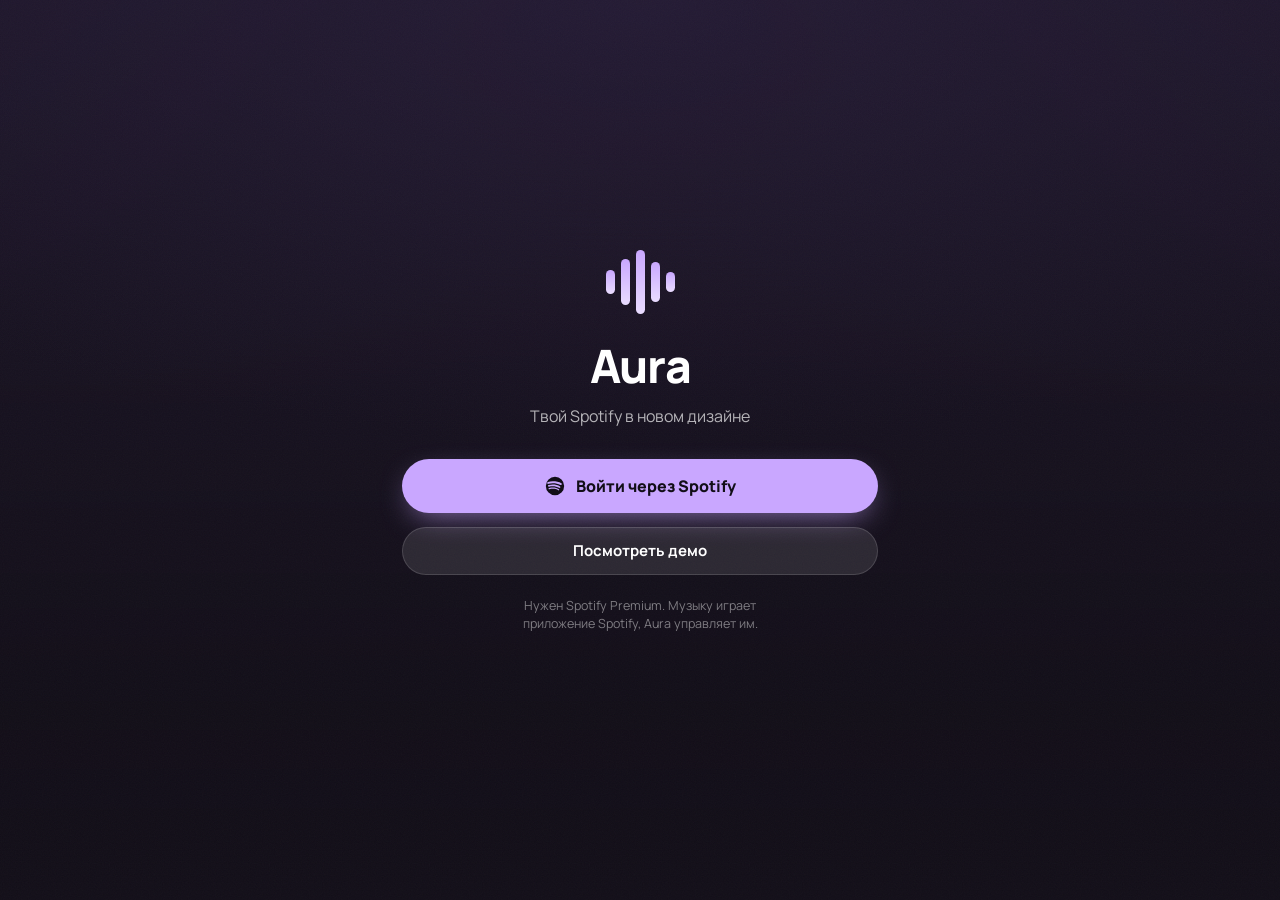
<file: index.html>
<!doctype html>
<html lang="ru">
<head>
  <meta charset="utf-8">
  <meta name="viewport" content="width=device-width, initial-scale=1, viewport-fit=cover">
  <meta name="theme-color" content="#16121c" id="themeColor">
  <meta name="description" content="Свой плеер для Spotify с фоном под цвет обложки">
  <title>Aura Player</title>
  <link rel="manifest" href="manifest.webmanifest">
  <link rel="icon" href="icons/icon-192.png" type="image/png">
  <link rel="apple-touch-icon" href="icons/icon-192.png">
  <link rel="preconnect" href="https://fonts.googleapis.com">
  <link rel="preconnect" href="https://fonts.gstatic.com" crossorigin>
  <link rel="stylesheet" href="https://fonts.googleapis.com/css2?family=Manrope:wght@400;500;600;700;800&display=swap">
  <link rel="stylesheet" href="style.css?v=43">
</head>
<body>
  <!-- Фон: размытая обложка + градиент из её цветов -->
  <!-- Преломление для темы «Стекло»: слегка «гнёт» то, что видно сквозь стекло -->
  <svg width="0" height="0" style="position:absolute" aria-hidden="true">
    <filter id="lg-refract" x="-10%" y="-10%" width="120%" height="120%" color-interpolation-filters="sRGB">
      <feTurbulence type="fractalNoise" baseFrequency="0.012 0.018" numOctaves="2" seed="7" result="noise" />
      <feGaussianBlur in="noise" stdDeviation="2" result="soft" />
      <feDisplacementMap in="SourceGraphic" in2="soft" scale="22" xChannelSelector="R" yChannelSelector="G" />
    </filter>
  </svg>
  <div id="bg" aria-hidden="true">
    <div class="bg-layer" id="bgA"></div>
    <div class="bg-layer" id="bgB"></div>
    <div class="bg-tint"></div>
    <div class="bg-grain"></div>
  </div>

  <!-- Экран входа -->
  <section id="login" class="screen login" hidden>
    <div class="login-inner">
      <div class="logo" aria-hidden="true">
        <span></span><span></span><span></span><span></span><span></span>
      </div>
      <h1>Aura</h1>
      <p class="lead">Твой Spotify в новом дизайне</p>

      <div id="clientIdBox" class="field-box" hidden>
        <label for="clientIdInput">Client ID из Spotify Dashboard</label>
        <input id="clientIdInput" type="text" inputmode="text" autocomplete="off" spellcheck="false" placeholder="например 3f9a…c21">
        <p class="hint">Redirect URI для настроек приложения в Spotify:</p>
        <button class="copy-line" id="redirectCopy" type="button">
          <code id="redirectUri"></code>
          <span data-icon="copy"></span>
        </button>
      </div>

      <button id="btnLogin" class="btn-primary" type="button">
        <span data-icon="spotify"></span> Войти через Spotify
      </button>
      <button id="btnDemo" class="btn-ghost" type="button">Посмотреть демо</button>
      <button id="btnInstallLogin" class="btn-ghost" type="button" hidden>
        <span data-icon="download"></span> Установить приложение
      </button>
      <p class="fine">Нужен Spotify Premium. Музыку играет приложение Spotify, Aura управляет им.</p>
    </div>
  </section>

  <!-- Главный экран (как в Spotify): главная, поиск, медиатека; плеер свёрнут в мини-полоску -->
  <main id="hub" class="hub" hidden>
    <header class="hub-head">
      <button class="icon-btn small" id="hubBack" type="button" aria-label="Назад" data-icon="back" hidden></button>
      <h1 id="hubTitle"></h1>
      <button class="icon-btn small" id="hubVoice" type="button" aria-label="Голосом" data-icon="mic"></button>
      <button class="icon-btn small" id="hubMenu" type="button" aria-label="Настройки" data-icon="more"></button>
    </header>
    <div id="hubBody" class="hub-body"></div>
  </main>

  <div id="dock" class="dock" hidden>
    <div id="mini" class="mini" role="button" tabindex="0" aria-label="Открыть плеер">
      <div class="mini-left">
        <img id="miniCover" alt="">
        <div class="mini-text">
          <div id="miniTitle" class="mini-title">Ничего не играет</div>
          <div id="miniSub" class="mini-sub"></div>
        </div>
        <button class="icon-btn small desk" id="dLike" type="button" aria-label="Нравится" data-icon="heart"></button>
      </div>
      <!-- На компьютере: полноценный плеер внизу, как в Spotify -->
      <div class="mini-center">
        <div class="mini-ctrls">
          <button class="icon-btn small desk" id="dShuffle" type="button" aria-label="Перемешать" data-icon="shuffle"></button>
          <button class="icon-btn small desk" id="dPrev" type="button" aria-label="Назад" data-icon="prev"></button>
          <button class="icon-btn" id="miniPlay" type="button" aria-label="Играть" data-icon="play"></button>
          <button class="icon-btn small desk" id="dNext" type="button" aria-label="Вперёд" data-icon="next"></button>
          <button class="icon-btn small desk" id="dRepeat" type="button" aria-label="Повтор" data-icon="repeat"></button>
        </div>
        <div class="mini-seek desk">
          <span id="dCur">0:00</span>
          <input type="range" id="dSeek" min="0" max="1000" value="0" aria-label="Перемотка">
          <span id="dDur">0:00</span>
        </div>
      </div>
      <div class="mini-right">
        <button class="icon-btn small desk" id="dLyrics" type="button" aria-label="Текст песни" data-icon="lyrics"></button>
        <button class="icon-btn small desk" id="dQueue" type="button" aria-label="Очередь" data-icon="queue"></button>
        <button class="icon-btn small" id="miniDevice" type="button" aria-label="Где играть" data-icon="speaker"></button>
        <span class="desk mini-vol"><span data-icon="volume"></span><input type="range" id="dVol" min="0" max="100" value="70" aria-label="Громкость"></span>
        <button class="icon-btn small desk" id="dExpand" type="button" aria-label="Развернуть" data-icon="expand"></button>
      </div>
      <div class="mini-progress"><i id="miniBar"></i></div>
    </div>
    <nav class="tabbar">
      <button type="button" data-tab="home" class="active"><span data-icon="home"></span>Главная</button>
      <button type="button" data-tab="search"><span data-icon="search"></span>Поиск</button>
      <button type="button" data-tab="library"><span data-icon="library"></span>Медиатека</button>
    </nav>
  </div>

  <!-- На компьютере: медиатека слева и «Сейчас играет» справа -->
  <aside id="sidebar" class="sidebar" hidden></aside>
  <aside id="rpanel" class="rpanel" hidden></aside>

  <!-- Плеер: на телефоне выезжает поверх главного экрана -->
  <main id="player" class="screen player" hidden>
    <!-- Большой экран: огромное название на фоне и стеклянная панель снизу -->
    <div class="np-giant" id="npGiant" aria-hidden="true"></div>
    <div class="np-dock" aria-hidden="true"></div>
    <header class="top">
      <button class="icon-btn" id="btnLibrary" type="button" aria-label="Свернуть плеер" data-icon="chevronDown"></button>
      <div class="top-title">
        <span class="clock" id="clock"></span>
        <span class="eyebrow" id="contextType">Сейчас играет</span>
        <button class="context-name" id="contextName" type="button">—</button>
      </div>
      <button class="icon-btn" id="btnMenu" type="button" aria-label="Настройки" data-icon="more"></button>
    </header>

    <div class="art-area">
      <div class="art" id="art">
        <img id="cover" alt="" draggable="false">
        <div class="art-shine"></div>
      </div>
    </div>

    <!-- Текст песни: на телефоне вместо обложки, на широком экране справа -->
    <div class="lyrics" id="lyrics">
      <div class="lyrics-inner" id="lyricsInner"></div>
    </div>

    <canvas class="viz" id="viz" hidden></canvas>

    <div class="meta">
      <div class="titles">
        <div class="marquee" id="trackNameWrap" role="button" tabindex="0" aria-label="Меню трека"><h1 id="trackName">—</h1></div>
        <button class="artist-link" id="artistName" type="button">—</button>
      </div>
      <button class="icon-btn" id="btnAdd" type="button" aria-label="Добавить в плейлист" data-icon="plus"></button>
      <button class="icon-btn like" id="btnLike" type="button" aria-label="Нравится" data-icon="heart"></button>
    </div>

    <div class="progress">
      <!-- Большой экран: перемотка в виде звуковой волны -->
      <div class="wave" id="wave" aria-hidden="true"><div class="wave-bars"></div><div class="wave-fill"><div class="wave-bars"></div></div></div>
      <input type="range" id="seek" min="0" max="1000" value="0" step="1" aria-label="Перемотка">
      <div class="times"><span id="tCur">0:00</span><span id="tDur">0:00</span></div>
    </div>

    <div class="controls">
      <button class="icon-btn small" id="btnShuffle" type="button" aria-label="Перемешать" data-icon="shuffle"></button>
      <button class="icon-btn mid" id="btnPrev" type="button" aria-label="Назад" data-icon="prev"></button>
      <button class="play-btn" id="btnPlay" type="button" aria-label="Играть" data-icon="play"></button>
      <button class="icon-btn mid" id="btnNext" type="button" aria-label="Вперёд" data-icon="next"></button>
      <button class="icon-btn small" id="btnRepeat" type="button" aria-label="Повтор" data-icon="repeat"></button>
    </div>

    <footer class="bottom">
      <button class="chip" id="btnDevices" type="button">
        <span data-icon="speaker" id="deviceIcon"></span><span id="deviceName">Устройство</span>
      </button>
      <div class="bottom-right">
        <button class="icon-btn small" id="btnLyrics" type="button" aria-label="Текст песни" data-icon="lyrics"></button>
        <button class="icon-btn small" id="btnSearch" type="button" aria-label="Поиск" data-icon="search"></button>
        <button class="icon-btn small" id="btnQueue" type="button" aria-label="Очередь" data-icon="queue"></button>
      </div>
    </footer>

    <!-- Когда Spotify нигде не открыт -->
    <div id="noDevice" class="no-device" hidden>
      <div class="no-device-card">
        <span class="nd-icon" data-icon="speaker"></span>
        <h2 id="ndTitle">Ничего не играет</h2>
        <p id="ndText">Открой Spotify на телефоне или компьютере и включи любой трек — Aura сразу подхватит.</p>
        <a class="btn-primary" href="spotify:" id="openSpotify"><span data-icon="spotify"></span> Открыть Spotify</a>
        <button class="btn-primary" id="btnWake" type="button" hidden><span data-icon="play"></span> Включить музыку</button>
        <button class="btn-ghost" id="btnRetry" type="button" hidden>Попробовать ещё раз</button>
        <button class="btn-ghost" id="btnPickDevice" type="button">Выбрать устройство</button>
        <button class="btn-ghost" id="btnOpenLibrary" type="button">Включить из медиатеки</button>
      </div>
    </div>
  </main>

  <!-- Нижняя шторка -->
  <div id="sheetBackdrop" class="sheet-backdrop" hidden></div>
  <section id="sheet" class="sheet" role="dialog" aria-modal="true" aria-labelledby="sheetTitle" hidden>
    <div class="sheet-handle" id="sheetHandle"></div>
    <header class="sheet-head">
      <button class="icon-btn small" id="sheetBack" type="button" aria-label="Назад" data-icon="back" hidden></button>
      <h2 id="sheetTitle"></h2>
      <button class="icon-btn small" id="sheetClose" type="button" aria-label="Закрыть" data-icon="close"></button>
    </header>
    <div id="sheetBody" class="sheet-body"></div>
  </section>

  <div id="toast" class="toast" role="status" aria-live="polite"></div>

  <script src="app.js?v=43"></script>
</body>
</html>
</file>
<file: style.css>
/* Цвета из обложки подставляет app.js. @property нужен, чтобы они плавно перетекали. */
@property --bg1 { syntax: '<color>'; inherits: true; initial-value: #2a1f3d; }
@property --bg2 { syntax: '<color>'; inherits: true; initial-value: #120e18; }
@property --accent { syntax: '<color>'; inherits: true; initial-value: #c9a7ff; }
@property --on-accent { syntax: '<color>'; inherits: true; initial-value: #120e18; }

:root {
  --bg1: #2a1f3d;
  --bg2: #120e18;
  --accent: #c9a7ff;
  --on-accent: #120e18;
  --text: #ffffff;
  --text-2: rgba(255, 255, 255, 0.68);
  --text-3: rgba(255, 255, 255, 0.45);
  --glass: rgba(255, 255, 255, 0.10);
  --glass-strong: rgba(255, 255, 255, 0.16);
  --glass-border: rgba(255, 255, 255, 0.14);
  --sheet-bg: rgba(18, 14, 24, 0.78);
  --radius: 22px;
  --safe-top: env(safe-area-inset-top, 0px);
  --safe-bottom: env(safe-area-inset-bottom, 0px);
  --font: 'Manrope', system-ui, -apple-system, 'Segoe UI', Roboto, sans-serif;
  color-scheme: dark;
  transition: --bg1 1.2s ease, --bg2 1.2s ease, --accent 1.2s ease, --on-accent 1.2s ease;
}

* { box-sizing: border-box; -webkit-tap-highlight-color: transparent; }
html, body { margin: 0; height: 100%; }
body {
  background: var(--bg2);
  color: var(--text);
  font-family: var(--font);
  overflow: hidden;
  overscroll-behavior: none;
  -webkit-font-smoothing: antialiased;
  user-select: none;
}
button { font: inherit; color: inherit; background: none; border: 0; padding: 0; cursor: pointer; }
[hidden] { display: none !important; }
svg { display: block; }

/* ---------- Фон ---------- */
#bg { position: fixed; inset: 0; z-index: 0; overflow: hidden; background: var(--bg2); }
.bg-layer {
  position: absolute; inset: -40%;
  background-size: cover; background-position: center;
  opacity: 0; transition: opacity 1.4s ease;
  animation: drift 40s linear infinite;
  will-change: transform, opacity;
}
/* Обычно обложка уже размыта заранее (в app.js); CSS-размытие — только если картинка без CORS */
.bg-layer.raw { filter: blur(70px) saturate(1.5); }
.bg-layer.on { opacity: 0.75; }
/* Скрытый слой и фон под шторкой/заставкой не анимируем — меньше работы видеокарте */
.bg-layer:not(.on),
body:has(.sheet.open) .bg-layer,
body:has(.no-device:not([hidden])) .bg-layer { animation-play-state: paused; }
@keyframes drift {
  0%   { transform: rotate(0deg) scale(1.1); }
  50%  { transform: rotate(180deg) scale(1.35); }
  100% { transform: rotate(360deg) scale(1.1); }
}
.bg-tint {
  position: absolute; inset: 0;
  background:
    radial-gradient(120% 70% at 50% 0%, color-mix(in srgb, var(--bg1) 55%, transparent), transparent 70%),
    linear-gradient(180deg, color-mix(in srgb, var(--bg1) 45%, transparent) 0%, color-mix(in srgb, var(--bg2) 92%, transparent) 78%, var(--bg2) 100%);
}
.bg-grain {
  position: absolute; inset: 0; opacity: 0.035; pointer-events: none;
  background-image: url("data:image/svg+xml,%3Csvg xmlns='http://www.w3.org/2000/svg' width='160' height='160'%3E%3Cfilter id='n'%3E%3CfeTurbulence type='fractalNoise' baseFrequency='.85' numOctaves='3' stitchTiles='stitch'/%3E%3C/filter%3E%3Crect width='100%25' height='100%25' filter='url(%23n)'/%3E%3C/svg%3E");
}
@media (prefers-reduced-motion: reduce) {
  .bg-layer { animation: none; }
}

/* ---------- Экраны ---------- */
.screen {
  position: relative; z-index: 1;
  height: 100dvh;
  padding: calc(var(--safe-top) + 12px) 22px calc(var(--safe-bottom) + 16px);
  display: flex; flex-direction: column;
  max-width: 520px; margin: 0 auto;
}

/* ---------- Вход ---------- */
.login { justify-content: center; }
.login-inner { display: flex; flex-direction: column; align-items: center; text-align: center; gap: 14px; }
.login h1 { font-size: 46px; font-weight: 800; letter-spacing: -0.03em; margin: 6px 0 0; }
.lead { margin: -6px 0 18px; color: var(--text-2); font-size: 16px; }
.logo { display: flex; gap: 6px; align-items: center; height: 64px; }
.logo span {
  width: 9px; border-radius: 9px; background: linear-gradient(var(--accent), color-mix(in srgb, var(--accent) 40%, #fff));
  animation: eq 1.2s ease-in-out infinite;
}
.logo span:nth-child(1) { height: 24px; animation-delay: -0.2s; }
.logo span:nth-child(2) { height: 46px; animation-delay: -0.5s; }
.logo span:nth-child(3) { height: 64px; animation-delay: -0.1s; }
.logo span:nth-child(4) { height: 40px; animation-delay: -0.7s; }
.logo span:nth-child(5) { height: 20px; animation-delay: -0.35s; }
@keyframes eq { 0%, 100% { transform: scaleY(1); } 50% { transform: scaleY(0.45); } }

.field-box {
  width: 100%; text-align: left; padding: 16px; border-radius: 18px;
  background: var(--glass); border: 1px solid var(--glass-border);
  backdrop-filter: blur(20px); -webkit-backdrop-filter: blur(20px);
  margin-bottom: 6px;
}
.field-box label { font-size: 13px; font-weight: 600; color: var(--text-2); display: block; margin-bottom: 8px; }
.field-box input, .search-input {
  width: 100%; padding: 13px 14px; border-radius: 12px; font: inherit; font-size: 15px;
  color: var(--text); background: rgba(0, 0, 0, 0.28); border: 1px solid var(--glass-border); outline: none;
  user-select: text;
}
.field-box input:focus, .search-input:focus { border-color: var(--accent); }
.hint { font-size: 12.5px; color: var(--text-3); margin: 12px 0 6px; }
.copy-line {
  width: 100%; display: flex; align-items: center; justify-content: space-between; gap: 8px;
  padding: 10px 12px; border-radius: 10px; background: rgba(0, 0, 0, 0.25); text-align: left;
}
.copy-line code { font-size: 12.5px; word-break: break-all; color: var(--accent); user-select: text; }
.copy-line svg { width: 18px; height: 18px; flex: none; opacity: 0.7; }

.btn-primary {
  display: inline-flex; align-items: center; justify-content: center; gap: 10px;
  width: 100%; min-height: 54px; padding: 0 22px; border-radius: 999px;
  background: var(--accent); color: var(--on-accent);
  font-weight: 800; font-size: 16px; text-decoration: none;
  box-shadow: 0 10px 30px -10px color-mix(in srgb, var(--accent) 70%, transparent);
  transition: transform 0.15s ease;
}
.btn-primary:active { transform: scale(0.97); }
.btn-primary svg { width: 22px; height: 22px; }
.btn-ghost {
  display: inline-flex; align-items: center; justify-content: center; gap: 8px;
  width: 100%; min-height: 48px; border-radius: 999px; font-weight: 700; font-size: 15px;
  color: var(--text); background: var(--glass); border: 1px solid var(--glass-border);
}
.btn-ghost svg { width: 18px; height: 18px; }
.fine { font-size: 12.5px; color: var(--text-3); max-width: 300px; margin-top: 8px; line-height: 1.5; }

/* ---------- Плеер ---------- */
.top { display: flex; align-items: center; justify-content: space-between; gap: 10px; min-height: 48px; }
.top-title { display: flex; flex-direction: column; align-items: center; min-width: 0; flex: 1; text-align: center; }
.eyebrow { font-size: 11px; font-weight: 700; letter-spacing: 0.12em; text-transform: uppercase; color: var(--text-3); }
.context-name { font-size: 14px; font-weight: 700; max-width: 100%; white-space: nowrap; overflow: hidden; text-overflow: ellipsis; }

.icon-btn {
  width: 44px; height: 44px; flex: none; border-radius: 50%;
  display: grid; place-items: center; color: var(--text);
  transition: transform 0.15s ease, background 0.2s ease, color 0.2s ease, opacity 0.2s ease;
}
.icon-btn:active { transform: scale(0.88); background: var(--glass); }
.icon-btn svg { width: 24px; height: 24px; }
.icon-btn.small svg { width: 22px; height: 22px; }
.icon-btn.mid { width: 56px; height: 56px; }
.icon-btn.mid svg { width: 34px; height: 34px; }
.icon-btn.on { color: var(--accent); }
.icon-btn.on::after {
  content: ''; position: absolute; margin-top: 34px; width: 4px; height: 4px; border-radius: 50%; background: var(--accent);
}
.icon-btn { position: relative; }
.icon-btn:disabled { opacity: 0.35; pointer-events: none; }

.art-area { flex: 1; display: grid; place-items: center; min-height: 0; padding: 18px 0 10px; }
.art {
  position: relative;
  width: min(100%, 46dvh, 440px); aspect-ratio: 1;
  border-radius: var(--radius); overflow: hidden;
  background: var(--glass);
  box-shadow: 0 30px 60px -18px rgba(0, 0, 0, 0.65), 0 0 0 1px rgba(255, 255, 255, 0.06);
  transform: scale(1);
  transition: transform 0.6s cubic-bezier(.2, .9, .3, 1.2), box-shadow 0.6s ease;
  touch-action: pan-y;
}
.art.paused { transform: scale(0.86); box-shadow: 0 16px 34px -14px rgba(0, 0, 0, 0.55); }
.art img { width: 100%; height: 100%; object-fit: cover; display: block; transition: opacity 0.4s ease; }
.art img.loading { opacity: 0; }
.art-shine {
  position: absolute; inset: 0; pointer-events: none;
  background: linear-gradient(135deg, rgba(255, 255, 255, 0.16), transparent 38%);
}
.art.swipe-l { animation: swipeL 0.35s ease; }
.art.swipe-r { animation: swipeR 0.35s ease; }
@keyframes swipeL { 50% { transform: translateX(-24px) scale(0.97); opacity: 0.7; } }
@keyframes swipeR { 50% { transform: translateX(24px) scale(0.97); opacity: 0.7; } }

.meta { display: flex; align-items: center; gap: 12px; margin-top: 8px; }
.titles { flex: 1; min-width: 0; }
.marquee { overflow: hidden; white-space: nowrap; mask-image: linear-gradient(90deg, #000 88%, transparent); }
.marquee:not(.scrolling) { mask-image: none; }
.marquee h1 { display: inline-block; margin: 0; font-size: 25px; font-weight: 800; letter-spacing: -0.02em; line-height: 1.25; padding-right: 0; }
.marquee.scrolling h1 { padding-right: 48px; animation: marquee var(--marquee-time, 12s) linear infinite; animation-delay: 2s; }
@keyframes marquee { 0%, 10% { transform: translateX(0); } 90%, 100% { transform: translateX(var(--marquee-dist)); } }
#artistName { margin: 2px 0 0; font-size: 16px; color: var(--text-2); white-space: nowrap; overflow: hidden; text-overflow: ellipsis; }
.like svg { width: 26px; height: 26px; }
.like.on { color: var(--accent); }
.like.on::after { display: none; }
.like.pop { animation: pop 0.4s ease; }
@keyframes pop { 40% { transform: scale(1.3); } }

.progress { margin-top: 18px; }
#seek {
  --p: 0%;
  -webkit-appearance: none; appearance: none; width: 100%; height: 22px; background: transparent; margin: 0; cursor: pointer;
}
#seek::-webkit-slider-runnable-track {
  height: 5px; border-radius: 5px;
  background: linear-gradient(90deg, var(--text) var(--p), rgba(255, 255, 255, 0.22) var(--p));
}
#seek::-webkit-slider-thumb {
  -webkit-appearance: none; width: 14px; height: 14px; border-radius: 50%; background: var(--text); margin-top: -4.5px;
  box-shadow: 0 2px 8px rgba(0, 0, 0, 0.4); transform: scale(0.7); transition: transform 0.15s ease;
}
#seek:active::-webkit-slider-thumb { transform: scale(1.2); }
#seek::-moz-range-track { height: 5px; border-radius: 5px; background: rgba(255, 255, 255, 0.22); }
#seek::-moz-range-progress { height: 5px; border-radius: 5px; background: var(--text); }
#seek::-moz-range-thumb { width: 12px; height: 12px; border: 0; border-radius: 50%; background: var(--text); }
.times { display: flex; justify-content: space-between; font-size: 12.5px; font-weight: 600; color: var(--text-3); font-variant-numeric: tabular-nums; margin-top: 2px; }

.controls { display: flex; align-items: center; justify-content: space-between; margin: 14px -6px 0; }
.play-btn {
  width: 78px; height: 78px; border-radius: 50%; display: grid; place-items: center;
  background: var(--text); color: var(--bg2);
  box-shadow: 0 14px 34px -10px color-mix(in srgb, var(--accent) 80%, transparent);
  transition: transform 0.15s ease, color 1.2s ease;
}
.play-btn:active { transform: scale(0.9); }
.play-btn svg { width: 34px; height: 34px; }

.bottom { display: flex; align-items: center; justify-content: space-between; margin-top: 20px; gap: 10px; }
.bottom-right { display: flex; gap: 4px; }
.chip {
  display: inline-flex; align-items: center; gap: 8px; min-height: 40px; max-width: 60%;
  padding: 0 14px 0 12px; border-radius: 999px;
  background: var(--glass-strong); border: 1px solid var(--glass-border);
  font-size: 13.5px; font-weight: 700; color: var(--text);
}
.chip svg { width: 18px; height: 18px; flex: none; color: var(--accent); }
.chip span:last-child { white-space: nowrap; overflow: hidden; text-overflow: ellipsis; }

.no-device {
  position: absolute; inset: 0; z-index: 3; display: grid; place-items: center; padding: 24px;
  background: color-mix(in srgb, var(--bg2) 55%, transparent);
  backdrop-filter: blur(18px); -webkit-backdrop-filter: blur(18px);
}
.no-device-card { display: flex; flex-direction: column; align-items: center; gap: 12px; text-align: center; max-width: 340px; }
.no-device-card h2 { margin: 6px 0 0; font-size: 24px; font-weight: 800; }
.no-device-card p { margin: 0 0 10px; color: var(--text-2); line-height: 1.5; }
.nd-icon svg { width: 54px; height: 54px; color: var(--accent); }

/* ---------- Шторка ---------- */
.sheet-backdrop { position: fixed; inset: 0; z-index: 10; background: rgba(0, 0, 0, 0.45); opacity: 0; transition: opacity 0.3s ease; }
.sheet-backdrop.open { opacity: 1; }
.sheet {
  position: fixed; left: 0; right: 0; bottom: 0; z-index: 11;
  max-width: 560px; margin: 0 auto;
  height: 86dvh; display: flex; flex-direction: column;
  border-radius: 26px 26px 0 0;
  background: var(--sheet-bg);
  backdrop-filter: blur(40px) saturate(1.4); -webkit-backdrop-filter: blur(40px) saturate(1.4);
  border-top: 1px solid var(--glass-border);
  box-shadow: 0 -20px 60px rgba(0, 0, 0, 0.45);
  transform: translateY(100%); transition: transform 0.38s cubic-bezier(.2, .9, .25, 1);
  padding-bottom: var(--safe-bottom);
}
.sheet.open { transform: translateY(0); }
.sheet.dragging { transition: none; }
.sheet-handle { width: 100%; padding: 10px 0 4px; display: grid; place-items: center; touch-action: none; }
.sheet-handle::before { content: ''; width: 40px; height: 5px; border-radius: 5px; background: rgba(255, 255, 255, 0.3); }
.sheet-head { display: flex; align-items: center; gap: 6px; padding: 0 12px 8px 20px; touch-action: none; }
.sheet-head h2 { flex: 1; margin: 0; font-size: 21px; font-weight: 800; letter-spacing: -0.01em; white-space: nowrap; overflow: hidden; text-overflow: ellipsis; }
#sheetBack + h2 { margin-left: -6px; }
.sheet-head:has(#sheetBack:not([hidden])) { padding-left: 8px; }
.sheet-body { flex: 1; overflow-y: auto; padding: 4px 12px 24px; overscroll-behavior: contain; -webkit-overflow-scrolling: touch; }

.tabs { display: flex; gap: 8px; padding: 2px 8px 12px; }
.tab {
  padding: 8px 16px; border-radius: 999px; font-size: 14px; font-weight: 700;
  background: var(--glass); border: 1px solid var(--glass-border); color: var(--text-2);
}
.tab.active { background: var(--text); color: var(--bg2); border-color: transparent; }

.section-label { font-size: 12px; font-weight: 800; letter-spacing: 0.1em; text-transform: uppercase; color: var(--text-3); padding: 14px 10px 6px; }
.list { display: flex; flex-direction: column; }
.row {
  display: flex; align-items: center; gap: 12px; width: 100%; padding: 8px 10px; border-radius: 14px; text-align: left;
  transition: background 0.15s ease;
}
.row:active { background: var(--glass); }
.row.current .row-title { color: var(--accent); }
.thumb { width: 50px; height: 50px; border-radius: 10px; object-fit: cover; flex: none; background: var(--glass); }
.thumb.round { border-radius: 50%; }
.thumb-icon { width: 50px; height: 50px; border-radius: 10px; flex: none; display: grid; place-items: center; background: var(--glass); color: var(--accent); }
.thumb-icon svg { width: 24px; height: 24px; }
.thumb-icon.liked { background: linear-gradient(135deg, #5b3cf0, #b7a4ff); color: #fff; }
.row-text { flex: 1; min-width: 0; }
.row-title { font-size: 15px; font-weight: 700; white-space: nowrap; overflow: hidden; text-overflow: ellipsis; }
.row-sub { font-size: 13px; color: var(--text-2); white-space: nowrap; overflow: hidden; text-overflow: ellipsis; margin-top: 2px; }
.row-action { width: 40px; height: 40px; flex: none; border-radius: 50%; display: grid; place-items: center; color: var(--text-2); }
.row-action:active { background: var(--glass-strong); }
.row-action svg { width: 20px; height: 20px; }
.row .eq { display: flex; gap: 2px; align-items: flex-end; height: 14px; }
.row .eq i { width: 3px; background: var(--accent); border-radius: 2px; animation: eq 0.9s ease-in-out infinite; }
.row .eq i:nth-child(1) { height: 8px; } .row .eq i:nth-child(2) { height: 14px; animation-delay: -0.3s; } .row .eq i:nth-child(3) { height: 10px; animation-delay: -0.6s; }

.empty-note { padding: 28px 16px; text-align: center; color: var(--text-2); line-height: 1.5; font-size: 14.5px; }
.loader { display: flex; justify-content: center; padding: 30px; }
.loader::before {
  content: ''; width: 28px; height: 28px; border-radius: 50%;
  border: 3px solid var(--glass-strong); border-top-color: var(--accent); animation: spin 0.8s linear infinite;
}
@keyframes spin { to { transform: rotate(360deg); } }
.more-btn { margin: 10px auto 0; display: block; width: auto; padding: 0 22px; }

.hero { display: flex; flex-direction: column; align-items: center; gap: 12px; padding: 8px 8px 16px; text-align: center; }
.hero img { width: 180px; height: 180px; border-radius: 18px; object-fit: cover; box-shadow: 0 20px 40px -14px rgba(0, 0, 0, 0.6); }
.hero .row-sub { white-space: normal; }
.hero-actions { display: flex; gap: 10px; width: 100%; max-width: 340px; }
.hero-actions .btn-primary, .hero-actions .btn-ghost { min-height: 48px; font-size: 15px; }

.search-bar { position: sticky; top: -4px; z-index: 1; padding: 2px 8px 10px; background: linear-gradient(var(--sheet-bg) 80%, transparent); }

.volume { display: flex; align-items: center; gap: 12px; padding: 14px 10px 4px; }
.volume svg { width: 22px; height: 22px; color: var(--text-2); flex: none; }
.volume input { flex: 1; accent-color: var(--accent); }

.settings-card { margin: 4px 8px 14px; padding: 16px; border-radius: 18px; background: var(--glass); border: 1px solid var(--glass-border); }
.settings-card h3 { margin: 0 0 4px; font-size: 16px; }
.settings-card p { margin: 0; color: var(--text-2); font-size: 14px; line-height: 1.55; }
.settings-card .btn-ghost, .settings-card .btn-primary { margin-top: 12px; }
.settings-card ol { margin: 8px 0 0; padding-left: 20px; color: var(--text-2); font-size: 14px; line-height: 1.6; }
.settings-card code { color: var(--accent); word-break: break-all; }

/* ---------- Тост ---------- */
.toast {
  position: fixed; left: 50%; bottom: calc(var(--safe-bottom) + 24px); z-index: 30;
  transform: translate(-50%, 20px); opacity: 0; pointer-events: none;
  max-width: calc(100% - 32px); padding: 12px 18px; border-radius: 14px;
  background: rgba(20, 16, 26, 0.92); border: 1px solid var(--glass-border);
  font-size: 14px; font-weight: 600; text-align: center;
  transition: opacity 0.25s ease, transform 0.25s ease;
}
.toast.show { opacity: 1; transform: translate(-50%, 0); }

/* Низкие экраны (старые телефоны, горизонтально) */
@media (max-height: 680px) {
  .art-area { padding: 8px 0 4px; }
  .marquee h1 { font-size: 21px; }
  .progress { margin-top: 10px; }
  .controls { margin-top: 6px; }
  .play-btn { width: 66px; height: 66px; }
  .bottom { margin-top: 10px; }
}

/* =====================================================================
   v2: текст песни, визуализатор, темы, широкий экран
   ===================================================================== */
.context-name { max-width: 100%; text-align: center; }
.context-name:active { opacity: 0.6; }
#artistName { display: block; max-width: 100%; text-align: left; }
#artistName:active { opacity: 0.6; }
#trackNameWrap { cursor: pointer; }
#btnAdd svg { width: 24px; height: 24px; }
.meta { gap: 4px; }
.titles { margin-right: 6px; }
.clock { display: none; }
.player { touch-action: none; }

/* ---------- Текст песни ---------- */
.lyrics {
  position: relative; display: none; flex: 1; min-height: 0; overflow-y: auto; scrollbar-width: none;
  touch-action: pan-y; overscroll-behavior: contain;
  mask-image: linear-gradient(transparent 0, #000 14%, #000 78%, transparent 100%);
  -webkit-mask-image: linear-gradient(transparent 0, #000 14%, #000 78%, transparent 100%);
}
.lyrics::-webkit-scrollbar { display: none; }
.player.lyrics-mode .art-area { display: none; }
.player.lyrics-mode .lyrics { display: block; }
.player.lyrics-mode .viz { display: none; }
.lyrics-inner { padding: 22dvh 5% 34dvh 2px; }
.ly-line {
  display: block; width: 100%; text-align: left; padding: 7px 0;
  font-size: 27px; font-weight: 800; line-height: 1.28; letter-spacing: -0.015em;
  color: rgba(255, 255, 255, 0.32);
  transform-origin: left center;
  transition: color 0.35s ease, transform 0.35s ease;
}
.ly-line.past { color: rgba(255, 255, 255, 0.5); }
.ly-line.active { color: #fff; transform: scale(1.03); }
.ly-line.gap { font-size: 22px; letter-spacing: 0.3em; }
.ly-plain { white-space: pre-line; font-size: 21px; font-weight: 700; line-height: 1.55; color: rgba(255, 255, 255, 0.85); }
.ly-note { color: var(--text-2); font-size: 15px; text-align: center; padding: 12px; line-height: 1.5; }
.ly-source { color: var(--text-3); font-size: 12px; padding-top: 28px; }
#btnLyrics.on { color: var(--accent); }

/* ---------- Визуализатор ---------- */
.viz { width: 100%; height: 46px; margin-top: 4px; display: block; }

/* ---------- Переключатели в настройках ---------- */
.settings-card .tabs { padding: 10px 0 0; flex-wrap: wrap; }
.switch-row { display: flex; align-items: center; justify-content: space-between; gap: 12px; margin-top: 12px; }
.switch-row span { color: var(--text-2); font-size: 14px; line-height: 1.4; }
.switch { position: relative; width: 50px; height: 30px; flex: none; }
.switch input { opacity: 0; width: 100%; height: 100%; margin: 0; position: absolute; inset: 0; cursor: pointer; z-index: 1; }
.switch i { position: absolute; inset: 0; border-radius: 30px; background: var(--glass-strong); transition: background 0.2s ease; }
.switch i::after { content: ''; position: absolute; top: 3px; left: 3px; width: 24px; height: 24px; border-radius: 50%; background: #fff; transition: transform 0.2s ease; }
.switch input:checked + i { background: var(--accent); }
.switch input:checked + i::after { transform: translateX(20px); }
.inline-form { display: flex; gap: 8px; padding: 4px 8px 10px; }
.inline-form .search-input { flex: 1; }
.inline-form .btn-primary { width: auto; min-height: 46px; padding: 0 18px; font-size: 15px; }

/* ---------- Статистика ---------- */
.rank { width: 22px; flex: none; text-align: center; font-weight: 800; color: var(--text-3); font-variant-numeric: tabular-nums; }

/* ---------- Тема «Винил» ---------- */
body[data-theme="vinyl"] .art {
  border-radius: 50%;
  box-shadow: 0 30px 60px -18px rgba(0, 0, 0, 0.75), 0 0 0 7px #0d0b10, 0 0 0 8px rgba(255, 255, 255, 0.07);
  animation: spin 9s linear infinite;
  transition: box-shadow 0.6s ease;
}
body[data-theme="vinyl"] .art.paused { transform: none; animation-play-state: paused; }
body[data-theme="vinyl"] .art.swipe-l, body[data-theme="vinyl"] .art.swipe-r { animation: spin 9s linear infinite; }
body[data-theme="vinyl"] .art-shine {
  background:
    radial-gradient(circle, transparent 0 41%, rgba(0, 0, 0, 0.25) 41.5%, transparent 43%),
    repeating-radial-gradient(circle, rgba(0, 0, 0, 0) 0 3px, rgba(0, 0, 0, 0.13) 3px 4px),
    linear-gradient(135deg, rgba(255, 255, 255, 0.18), transparent 45%, rgba(255, 255, 255, 0.08) 70%, transparent);
}
body[data-theme="vinyl"] .art-shine::after {
  content: ''; position: absolute; left: 50%; top: 50%; width: 9%; height: 9%; transform: translate(-50%, -50%);
  border-radius: 50%; background: var(--bg2); box-shadow: 0 0 0 3px rgba(255, 255, 255, 0.25), inset 0 2px 6px rgba(0, 0, 0, 0.6);
}
body[data-theme="vinyl"] .marquee h1 { font-family: Georgia, 'Times New Roman', serif; font-weight: 700; letter-spacing: 0; }
body[data-theme="vinyl"] .bg-tint {
  background:
    radial-gradient(120% 70% at 50% 0%, color-mix(in srgb, var(--bg1) 60%, #3a2412), transparent 70%),
    linear-gradient(180deg, color-mix(in srgb, var(--bg1) 40%, #20140c) 0%, color-mix(in srgb, var(--bg2) 85%, #120a06) 80%);
}

/* ---------- Тема «Неон» ---------- */
body[data-theme="neon"] .bg-layer.on { opacity: 0.3; }
body[data-theme="neon"] .bg-tint {
  background:
    radial-gradient(70% 45% at 50% 28%, color-mix(in srgb, var(--accent) 24%, transparent), transparent 70%),
    linear-gradient(180deg, rgba(6, 5, 10, 0.55), #07060b 85%);
}
body[data-theme="neon"] .art {
  box-shadow: 0 0 0 2px var(--accent), 0 0 34px color-mix(in srgb, var(--accent) 65%, transparent), 0 0 110px -20px var(--accent);
}
body[data-theme="neon"] .art.paused { box-shadow: 0 0 0 1px color-mix(in srgb, var(--accent) 50%, transparent), 0 0 20px -6px var(--accent); }
body[data-theme="neon"] .marquee h1 { text-shadow: 0 0 18px color-mix(in srgb, var(--accent) 85%, transparent); }
body[data-theme="neon"] .play-btn {
  background: transparent; color: var(--accent);
  box-shadow: inset 0 0 0 2.5px var(--accent), 0 0 28px color-mix(in srgb, var(--accent) 55%, transparent), inset 0 0 22px color-mix(in srgb, var(--accent) 35%, transparent);
}
body[data-theme="neon"] #seek::-webkit-slider-runnable-track {
  background: linear-gradient(90deg, var(--accent) var(--p), rgba(255, 255, 255, 0.14) var(--p));
  box-shadow: 0 0 12px color-mix(in srgb, var(--accent) 45%, transparent);
}
body[data-theme="neon"] #seek::-webkit-slider-thumb { background: var(--accent); box-shadow: 0 0 12px var(--accent); }
body[data-theme="neon"] .ly-line.active { color: var(--accent); text-shadow: 0 0 22px color-mix(in srgb, var(--accent) 70%, transparent); }
body[data-theme="neon"] .chip { border-color: color-mix(in srgb, var(--accent) 45%, transparent); }

/* ---------- Тема «Минимализм» ---------- */
body[data-theme="minimal"] .bg-layer, body[data-theme="minimal"] .bg-grain { display: none; }
body[data-theme="minimal"] .bg-tint { background: linear-gradient(180deg, color-mix(in srgb, var(--bg1) 75%, #000) 0%, var(--bg2) 100%); }
body[data-theme="minimal"] .art { border-radius: 6px; box-shadow: 0 20px 40px -24px rgba(0, 0, 0, 0.6); }
body[data-theme="minimal"] .art.paused { transform: scale(0.94); }
body[data-theme="minimal"] .art-shine { display: none; }
body[data-theme="minimal"] .marquee h1 { font-weight: 700; letter-spacing: -0.01em; }
body[data-theme="minimal"] .play-btn { box-shadow: none; width: 68px; height: 68px; }
body[data-theme="minimal"] .chip { background: transparent; border-color: transparent; backdrop-filter: none; -webkit-backdrop-filter: none; padding-left: 0; }
body[data-theme="minimal"] .eyebrow { letter-spacing: 0.06em; }

/* ---------- Широкий экран: ПК, планшет, телевизор ---------- */
@media (min-width: 900px) and (orientation: landscape) {
  .screen.player {
    max-width: none;
    display: grid;
    grid-template-columns: minmax(0, 1fr) minmax(0, 1fr);
    grid-template-rows: auto minmax(0, 1fr) auto auto auto auto auto;
    grid-template-areas:
      "top top"
      "art lyrics"
      "art viz"
      "art meta"
      "art progress"
      "art controls"
      "art bottom";
    column-gap: 6vw;
    padding: 20px 5vw 28px;
  }
  .top { grid-area: top; }
  .art-area, .player.lyrics-mode .art-area { grid-area: art; display: grid; padding: 10px 0; }
  .art { width: min(100%, 74dvh); }
  .lyrics, .player.lyrics-mode .lyrics { grid-area: lyrics; display: block; }
  .lyrics-inner { padding: 10dvh 2px 18dvh; }
  .viz, .player.lyrics-mode .viz { grid-area: viz; display: block; }
  .viz[hidden] { display: none !important; }
  .meta { grid-area: meta; }
  .progress { grid-area: progress; }
  .controls { grid-area: controls; }
  .bottom { grid-area: bottom; }
  #btnLyrics { display: none; }
  .clock { display: block; font-size: 22px; font-weight: 800; letter-spacing: 0.04em; color: var(--text-2); font-variant-numeric: tabular-nums; }
  .ly-line { font-size: clamp(26px, 2.4vw, 40px); }
}

/* ---------- Android-приложение ---------- */
.chip.low svg { color: #ff6b6b; }
.handoff { position: fixed; inset: 0; z-index: 50; display: grid; place-items: center; padding: 24px; background: var(--bg2); text-align: center; }
.handoff h2 { font-size: 28px; font-weight: 800; margin: 0; }
a.btn-primary { text-decoration: none; }

/* Будильник и наушники */
.range { width: 100%; margin-top: 10px; accent-color: var(--accent); }
.time-input, .select {
  display: block; width: 100%; margin-top: 12px; padding: 12px 14px; border-radius: 14px;
  font: inherit; color: var(--text); background: rgba(0, 0, 0, 0.28); border: 1px solid var(--glass-border); outline: none;
  color-scheme: dark;
}
.time-input { font-size: 34px; font-weight: 800; text-align: center; letter-spacing: 0.02em; }
.select option { background: #1b1622; color: #fff; }
.tab[disabled] { opacity: 0.5; }

/* Обновление и эквалайзер */
.upd-banner {
  position: fixed; left: 50%; transform: translateX(-50%); top: calc(var(--safe-top) + 8px); z-index: 20;
  display: flex; align-items: center; gap: 4px; max-width: calc(100% - 32px);
  padding: 4px 4px 4px 16px; border-radius: 999px; background: var(--accent); color: var(--on-accent);
  box-shadow: 0 8px 28px rgba(0, 0, 0, 0.4); font-weight: 800; font-size: 14px;
}
.upd-banner .upd-main { padding: 8px 0; white-space: nowrap; overflow: hidden; text-overflow: ellipsis; }
.upd-banner .upd-close { width: 34px; height: 34px; display: grid; place-items: center; border-radius: 50%; }
.upd-banner .upd-close svg { width: 18px; height: 18px; }
.band { display: flex; justify-content: space-between; margin-top: 12px; color: var(--text-2); font-size: 13px; }
.band-val { color: var(--text); font-weight: 700; font-variant-numeric: tabular-nums; }

.player-log { margin-top: 12px; color: var(--text-2); font-size: 13px; }
.player-log summary { cursor: pointer; font-weight: 700; }
.player-log pre { white-space: pre-wrap; font-size: 12px; line-height: 1.5; margin: 8px 0 0; user-select: text; max-height: 240px; overflow: auto; }

/* ---------- Главная ---------- */
.chips { display: flex; gap: 8px; padding: 2px 8px 14px; overflow-x: auto; scrollbar-width: none; }
.chips::-webkit-scrollbar { display: none; }
.chip-btn {
  display: inline-flex; align-items: center; gap: 7px; flex: none; padding: 9px 15px; border-radius: 999px;
  background: var(--glass-strong); font-size: 14px; font-weight: 700;
}
.chip-btn svg { width: 17px; height: 17px; }
.quick-grid { display: grid; grid-template-columns: 1fr 1fr; gap: 8px; padding: 0 8px; }
.quick {
  display: flex; align-items: center; gap: 10px; min-width: 0; height: 56px; padding-right: 8px;
  border-radius: 8px; overflow: hidden; background: var(--glass-strong); text-align: left;
  font-size: 13.5px; font-weight: 800; line-height: 1.2; transition: background 0.15s ease;
}
.quick:active { background: var(--glass); }
.quick span { overflow: hidden; display: -webkit-box; -webkit-line-clamp: 2; -webkit-box-orient: vertical; }
.quick-img { width: 56px; height: 56px; flex: none; object-fit: cover; display: grid; place-items: center; background: var(--glass); }
.quick-img svg { width: 24px; height: 24px; }
.quick-img.round { border-radius: 50%; transform: scale(0.82); }
.quick-img.liked { background: linear-gradient(135deg, #4a2bff, #b5e3d8); color: #fff; }
.shelf { margin-top: 26px; }
.shelf-title { margin: 0 10px 12px; font-size: 21px; font-weight: 800; letter-spacing: -0.01em; }
.hrow { display: flex; gap: 14px; overflow-x: auto; padding: 0 10px 4px; scroll-snap-type: x proximity; scrollbar-width: none; }
.hrow::-webkit-scrollbar { display: none; }
.card { flex: none; width: 140px; text-align: left; scroll-snap-align: start; }
.card img, .card-ph { width: 140px; height: 140px; border-radius: 10px; object-fit: cover; display: grid; place-items: center; background: var(--glass); box-shadow: 0 10px 24px -12px rgba(0, 0, 0, 0.6); }
.card-ph svg { width: 40px; height: 40px; color: var(--text-3); }
.card.round img, .card.round .card-ph { border-radius: 50%; }
.card-title { margin-top: 8px; font-size: 14px; font-weight: 700; white-space: nowrap; overflow: hidden; text-overflow: ellipsis; }
.card-sub { margin-top: 2px; font-size: 12.5px; color: var(--text-2); overflow: hidden; display: -webkit-box; -webkit-line-clamp: 2; -webkit-box-orient: vertical; }
.card.round .card-title, .card.round .card-sub { text-align: center; }

/* ---------- Главный экран, мини-плеер и нижнее меню (как в Spotify) ---------- */
.hub {
  position: fixed; inset: 0; z-index: 1; display: flex; flex-direction: column;
  padding-top: var(--safe-top);
  background: linear-gradient(180deg, color-mix(in srgb, var(--bg1) 70%, #0d0b10) 0%, #0d0b10 360px), #0d0b10;
  transition: --bg1 1.2s ease;
}
.hub-head { display: flex; align-items: center; gap: 6px; padding: 10px 10px 6px 18px; max-width: 720px; width: 100%; margin: 0 auto; }
.hub-head h1 { flex: 1; margin: 0; font-size: 25px; font-weight: 800; letter-spacing: -0.02em; white-space: nowrap; overflow: hidden; text-overflow: ellipsis; }
.hub-head #hubBack:not([hidden]) + h1 { font-size: 20px; }
.hub-body {
  flex: 1; overflow-y: auto; overscroll-behavior: contain;
  padding: 4px 8px calc(var(--safe-bottom) + 150px); max-width: 720px; width: 100%; margin: 0 auto;
}
.hub-body > .tabs:first-child { padding-top: 4px; }

.dock {
  position: fixed; left: 0; right: 0; bottom: 0; z-index: 4;
  padding: 0 8px var(--safe-bottom);
  background: linear-gradient(180deg, transparent 0, rgba(13, 11, 16, 0.92) 34px, #0d0b10 70px);
}
.mini {
  position: relative; display: flex; align-items: center; gap: 10px; height: 60px; max-width: 704px; margin: 0 auto;
  padding: 0 4px 0 8px; border-radius: 10px; overflow: hidden; cursor: pointer;
  background: color-mix(in srgb, var(--bg1) 80%, #000); box-shadow: 0 8px 24px rgba(0, 0, 0, 0.45);
  transition: background 1.2s ease;
}
.mini img { width: 44px; height: 44px; border-radius: 6px; object-fit: cover; flex: none; background: rgba(255, 255, 255, 0.08); }
.mini img:not([src]) { visibility: hidden; }
.mini-text { flex: 1; min-width: 0; }
.mini-title { font-size: 14px; font-weight: 700; white-space: nowrap; overflow: hidden; text-overflow: ellipsis; }
.mini-sub { font-size: 12.5px; color: var(--text-2); white-space: nowrap; overflow: hidden; text-overflow: ellipsis; margin-top: 1px; }
.mini-sub b { color: var(--accent); font-weight: 700; }
.mini .icon-btn { flex: none; }
.mini-progress { position: absolute; left: 8px; right: 8px; bottom: 0; height: 2px; border-radius: 2px; background: rgba(255, 255, 255, 0.18); overflow: hidden; }
.mini-progress i { display: block; height: 100%; width: 0; background: var(--text); }
.tabbar { display: flex; justify-content: space-around; max-width: 704px; margin: 6px auto 0; }
.tabbar button {
  display: flex; flex-direction: column; align-items: center; gap: 3px; padding: 6px 12px 8px; min-width: 84px;
  font-size: 11.5px; font-weight: 600; color: var(--text-2);
}
.tabbar button svg { width: 25px; height: 25px; }
.tabbar button.active { color: var(--text); }
body.hub-mode .toast { bottom: calc(var(--safe-bottom) + 150px); }

/* Плеер выезжает снизу поверх главного экрана */
.player.overlay {
  position: fixed; inset: 0; z-index: 6; max-width: none; isolation: isolate;
  padding-left: max(22px, calc((100vw - 520px) / 2)); padding-right: max(22px, calc((100vw - 520px) / 2));
  background: var(--bg2);
  transform: translateY(100%); visibility: hidden;
  transition: transform 0.38s cubic-bezier(.2, .9, .25, 1), visibility 0s linear 0.38s;
}
.player.overlay.open { transform: none; visibility: visible; transition: transform 0.38s cubic-bezier(.2, .9, .25, 1), visibility 0s; }
.player.overlay > #bg { position: absolute; z-index: -1; }
.player.overlay:not(.open) .bg-layer { animation-play-state: paused; }

/* Умное перемешивание */
.btn-smart {
  display: flex; align-items: center; justify-content: center; gap: 8px; width: calc(100% - 16px); max-width: 340px;
  margin: 0 auto 14px; min-height: 44px; padding: 0 16px; border-radius: 999px; font-size: 14px; font-weight: 800;
  color: var(--accent); background: color-mix(in srgb, var(--accent) 14%, transparent);
  border: 1px solid color-mix(in srgb, var(--accent) 40%, transparent);
}
.btn-smart svg { width: 18px; height: 18px; }
.eyebrow.smart { color: var(--accent); }

#btnShuffle.smart { color: var(--accent); }

/* ---------- Тема «Стекло» (в духе Liquid Glass) ----------
   Полупрозрачное стекло: размывает и чуть преломляет то, что под ним, блик по верхнему краю.
   Размытие тяжёлое, поэтому фон плеера в этой теме стоит на месте. */
body[data-theme="glass"] {
  --lg-blur: 18px;
  --lg-sat: 1.3;
  --lg-bg: linear-gradient(180deg, rgba(255, 255, 255, 0.2), rgba(255, 255, 255, 0.07));
  --lg-border: rgba(255, 255, 255, 0.26);
  --lg-shadow: inset 0 1px 0 rgba(255, 255, 255, 0.55), inset 0 -1px 1px rgba(255, 255, 255, 0.12),
    inset 0 0 22px rgba(255, 255, 255, 0.07), 0 10px 34px rgba(0, 0, 0, 0.32);
}
body[data-theme="glass"] .bg-layer { animation: none; }
body[data-theme="glass"] .bg-layer.on { opacity: 0.95; }
body[data-theme="glass"] .bg-tint {
  background: linear-gradient(180deg, color-mix(in srgb, var(--bg1) 30%, transparent) 0%, color-mix(in srgb, var(--bg2) 70%, transparent) 85%);
}

/* Общая «линза»: размытие (запасной вариант) и преломление SVG-фильтром, где браузер его умеет */
body[data-theme="glass"] :is(.mini, .tabbar, .chip, .chip-btn, .quick, .play-btn, .icon-btn.mid, .sheet, .settings-card,
  .no-device-card, .upd-banner, .btn-ghost, .tab, .hub-head .icon-btn, .top .icon-btn) {
  background: var(--lg-bg);
  border: 1px solid var(--lg-border);
  box-shadow: var(--lg-shadow);
  -webkit-backdrop-filter: blur(var(--lg-blur)) saturate(var(--lg-sat));
  backdrop-filter: blur(var(--lg-blur)) saturate(var(--lg-sat));
}
body[data-theme="glass"] :is(.mini, .tabbar, .play-btn) {
  backdrop-filter: url(#lg-refract) blur(var(--lg-blur)) saturate(calc(var(--lg-sat) + 0.4)) brightness(1.08);
}
/* Блик сверху, как у стекла */
body[data-theme="glass"] :is(.mini, .tabbar, .play-btn, .quick, .settings-card)::after {
  content: ''; position: absolute; inset: 0; border-radius: inherit; pointer-events: none;
  background: radial-gradient(120% 70% at 20% 0%, rgba(255, 255, 255, 0.22), transparent 55%);
}
body[data-theme="glass"] :is(.mini, .tabbar, .play-btn, .quick, .settings-card) { position: relative; }

/* Главный экран: цветной фон из обложки, чтобы стеклу было что преломлять */
body[data-theme="glass"] .hub {
  background:
    radial-gradient(80% 50% at 15% 0%, color-mix(in srgb, var(--accent) 55%, transparent), transparent 70%),
    radial-gradient(70% 45% at 95% 30%, color-mix(in srgb, var(--bg1) 90%, transparent), transparent 70%),
    linear-gradient(180deg, var(--bg1) 0%, var(--bg2) 60%, #07060a 100%);
}
body[data-theme="glass"] .dock { background: none; padding-bottom: calc(var(--safe-bottom) + 8px); }
body[data-theme="glass"] .mini { border-radius: 22px; margin-bottom: 8px; }
body[data-theme="glass"] .mini-progress { left: 18px; right: 18px; bottom: 4px; }
/* Парящее нижнее меню-«пилюля» */
body[data-theme="glass"] .tabbar { border-radius: 999px; padding: 4px; max-width: 360px; }
body[data-theme="glass"] .tabbar button { border-radius: 999px; padding: 6px 10px; min-width: 0; flex: 1; }
body[data-theme="glass"] .tabbar button.active { background: rgba(255, 255, 255, 0.16); box-shadow: inset 0 1px 0 rgba(255, 255, 255, 0.4); }
body[data-theme="glass"] .quick { border-radius: 14px; }
body[data-theme="glass"] .quick-img { border-radius: 12px 0 0 12px; }
body[data-theme="glass"] .card img, body[data-theme="glass"] .card-ph { border-radius: 18px; border: 1px solid var(--lg-border); }
body[data-theme="glass"] .card.round img { border-radius: 50%; }
body[data-theme="glass"] .sheet { background: color-mix(in srgb, var(--bg2) 45%, transparent); border-radius: 30px 30px 0 0; }
body[data-theme="glass"] .settings-card { border-radius: 24px; }

/* Плеер: стеклянная кнопка ▶ и прозрачные кнопки */
body[data-theme="glass"] .play-btn { color: var(--text); background: linear-gradient(180deg, rgba(255, 255, 255, 0.34), rgba(255, 255, 255, 0.12)); }
body[data-theme="glass"] .art { border-radius: 26px; box-shadow: 0 30px 60px -20px rgba(0, 0, 0, 0.6), 0 0 0 1px var(--lg-border); }
body[data-theme="glass"] .art img { border-radius: 26px; }
body[data-theme="glass"] .btn-primary {
  background: linear-gradient(180deg, color-mix(in srgb, var(--accent) 95%, #fff), var(--accent));
  box-shadow: inset 0 1px 0 rgba(255, 255, 255, 0.6), 0 10px 28px -8px color-mix(in srgb, var(--accent) 70%, transparent);
}

/* Варианты стекла */
body[data-theme="glass"][data-glass="clear"] {
  --lg-blur: 6px; --lg-sat: 1.5;
  --lg-bg: linear-gradient(180deg, rgba(255, 255, 255, 0.12), rgba(255, 255, 255, 0.02));
}
body[data-theme="glass"][data-glass="frost"] {
  --lg-blur: 34px; --lg-sat: 1.1;
  --lg-bg: linear-gradient(180deg, rgba(255, 255, 255, 0.28), rgba(255, 255, 255, 0.14));
  --lg-border: rgba(255, 255, 255, 0.34);
}
body[data-theme="glass"][data-glass="dark"] {
  --lg-blur: 22px; --lg-sat: 1.2;
  --lg-bg: linear-gradient(180deg, rgba(20, 18, 26, 0.45), rgba(8, 7, 12, 0.62));
  --lg-border: rgba(255, 255, 255, 0.14);
}
body[data-theme="glass"][data-glass="tint"] {
  --lg-blur: 18px; --lg-sat: 1.6;
  --lg-bg: linear-gradient(180deg, color-mix(in srgb, var(--accent) 34%, transparent), color-mix(in srgb, var(--accent) 12%, transparent));
  --lg-border: color-mix(in srgb, var(--accent) 50%, rgba(255, 255, 255, 0.3));
}

/* Обложка едет за пальцем */
.art { transition: transform 0.6s cubic-bezier(.2, .9, .3, 1.2), box-shadow 0.6s ease, opacity 0.25s ease; }
.art.dragging { transition: none; }

/* Живая обложка (как Canvas): медленно приближается и плывёт, на паузе замирает */
body.canvas .art img { animation: canvasDrift 26s ease-in-out infinite alternate; transform-origin: 50% 50%; }
body.canvas .art.paused img { animation-play-state: paused; }
body.canvas .art::before {
  content: ''; position: absolute; inset: -18%; z-index: -1; border-radius: inherit;
  background: radial-gradient(closest-side, color-mix(in srgb, var(--accent) 55%, transparent), transparent);
  filter: blur(30px); animation: canvasGlow 6s ease-in-out infinite;
}
body.canvas .art.paused::before { animation-play-state: paused; }
@keyframes canvasDrift {
  0% { transform: scale(1.02) translate(0, 0); }
  50% { transform: scale(1.14) translate(-3%, 2%); }
  100% { transform: scale(1.08) translate(3%, -2%); }
}
@keyframes canvasGlow { 0%, 100% { opacity: 0.45; transform: scale(0.96); } 50% { opacity: 0.85; transform: scale(1.04); } }

/* ---------- Новый экран плейлиста ---------- */
.pl-head {
  --pl-color: var(--bg1);
  display: flex; flex-direction: column; align-items: center; gap: 6px; margin: -4px -8px 0; padding: 12px 18px 14px;
  background: linear-gradient(180deg, color-mix(in srgb, var(--pl-color) 85%, transparent) 0%, transparent 100%);
  border-radius: 0 0 24px 24px; transition: background 0.6s ease;
}
.pl-cover { width: min(58vw, 236px); aspect-ratio: 1; border-radius: 10px; object-fit: cover; box-shadow: 0 24px 50px -16px rgba(0, 0, 0, 0.7); margin-bottom: 10px; }
.pl-cover-ph { display: grid; place-items: center; background: linear-gradient(135deg, #4a2bff, #b5e3d8); color: #fff; }
.pl-cover-ph svg { width: 34%; height: 34%; }
.pl-title { align-self: stretch; margin: 4px 0 0; font-size: 24px; font-weight: 800; letter-spacing: -0.02em; line-height: 1.15; }
.pl-sub { align-self: stretch; font-size: 14px; font-weight: 700; color: var(--text); opacity: 0.9; }
.pl-meta { align-self: stretch; font-size: 13px; color: var(--text-2); }
.pl-actions { align-self: stretch; display: flex; align-items: center; gap: 6px; margin-top: 8px; }
.pl-icon { width: 42px; height: 42px; display: grid; place-items: center; border-radius: 50%; color: var(--text-2); }
.pl-icon svg { width: 24px; height: 24px; }
.pl-icon.smart { color: var(--accent); }
.pl-play {
  width: 56px; height: 56px; display: grid; place-items: center; border-radius: 50%;
  background: var(--accent); color: var(--on-accent); box-shadow: 0 10px 26px -8px color-mix(in srgb, var(--accent) 80%, transparent);
  transition: transform 0.15s ease;
}
.pl-play:active { transform: scale(0.92); }
.pl-play svg { width: 26px; height: 26px; margin-left: 3px; }
.pl-play.small { width: 40px; height: 40px; }
.pl-play.small svg { width: 19px; height: 19px; }
.pl-tools { display: flex; gap: 8px; padding: 12px 8px 6px; }
.pl-search, .pl-sort {
  min-width: 0; padding: 10px 12px; border-radius: 10px; font: inherit; font-size: 14px; color: var(--text);
  background: var(--glass-strong); border: 1px solid transparent; outline: none; color-scheme: dark;
}
.pl-search { flex: 1; user-select: text; }
.pl-sort option { background: #1b1622; }
.pl-sticky {
  position: sticky; top: 6px; z-index: 3; height: 0; display: flex; justify-content: flex-end; pointer-events: none;
}
.pl-sticky .pl-play { margin-right: 8px; opacity: 0; transform: scale(0.6); transition: opacity 0.2s ease, transform 0.2s ease; }
.pl-sticky.show { pointer-events: auto; }
.pl-sticky.show .pl-play { opacity: 1; transform: none; }
.pl-row { grid-template-columns: auto; content-visibility: auto; contain-intrinsic-size: auto 62px; touch-action: pan-y; transition: transform 0.2s ease; position: relative; }
.pl-num { width: 22px; flex: none; text-align: center; font-size: 13px; color: var(--text-3); font-variant-numeric: tabular-nums; }
.pl-dur { flex: none; font-size: 12.5px; color: var(--text-3); font-variant-numeric: tabular-nums; padding-right: 4px; }
.row.swipe-ready { background: color-mix(in srgb, var(--accent) 22%, transparent); }
.new-tag { color: var(--accent); }
.explicit { display: inline-grid; place-items: center; width: 15px; height: 15px; margin-right: 5px; border-radius: 3px; background: var(--text-3); color: var(--bg2); font-size: 10px; font-weight: 800; vertical-align: 1px; }
.row.is-new .row-sub { color: var(--accent); }

/* ---------- Мини-плеер: телефон ---------- */
.mini-left { display: flex; align-items: center; gap: 10px; flex: 1; min-width: 0; }
.mini-center, .mini-ctrls, .mini-right { display: flex; align-items: center; }
.mini-center { order: 3; }
.mini-right { order: 2; }
.mini .desk, .sidebar, .rpanel { display: none; }

/* ---------- Компьютер: как Spotify для ПК ---------- */
@media (min-width: 1100px) {
  body.hub-mode { --panel: #121016; }
  body.hub-mode .hub { inset: 8px 376px 96px 316px; border-radius: 12px; overflow: hidden; padding-top: 0; }
  body.hub-mode .hub-body { max-width: none; padding: 4px 16px 32px; }
  body.hub-mode .hub-head { max-width: none; padding: 14px 16px 8px 24px; }
  body.hub-mode .quick-grid { grid-template-columns: repeat(4, minmax(0, 1fr)); }
  body.hub-mode .card { width: 172px; }
  body.hub-mode .card img, body.hub-mode .card-ph { width: 172px; height: 172px; }
  body.hub-mode .pl-head { display: grid; grid-template-columns: 220px 1fr; grid-template-rows: 1fr auto auto; align-items: end; gap: 6px 28px; padding: 24px; }
  body.hub-mode .pl-head .pl-cover { width: 220px; margin: 0; grid-row: 1 / span 3; }
  body.hub-mode .pl-head .pl-actions { grid-column: 1 / -1; margin-top: 16px; }
  body.hub-mode .pl-title { font-size: 44px; }
  body.hub-mode .chips { display: none; }

  body.hub-mode .sidebar:not([hidden]) {
    position: fixed; left: 8px; top: 8px; bottom: 96px; width: 300px; z-index: 2;
    display: flex; flex-direction: column; gap: 8px;
  }
  .sb-card { background: var(--panel); border-radius: 12px; padding: 8px; }
  .sb-nav { display: flex; align-items: center; gap: 16px; width: 100%; padding: 10px 14px; border-radius: 8px; font-size: 15px; font-weight: 700; color: var(--text-2); }
  .sb-nav svg { width: 24px; height: 24px; }
  .sb-nav.active, .sb-nav:hover { color: var(--text); }
  .sb-lib { flex: 1; min-height: 0; display: flex; flex-direction: column; }
  .sb-head { display: flex; align-items: center; justify-content: space-between; padding: 6px 6px 10px 14px; color: var(--text-2); font-weight: 700; }
  .sb-head span { display: flex; align-items: center; gap: 12px; }
  .sb-head svg { width: 22px; height: 22px; }
  .sb-list { overflow-y: auto; flex: 1; }
  .sb-list .row { padding: 6px 8px; }
  .sb-list .thumb, .sb-list .thumb-icon { width: 46px; height: 46px; border-radius: 6px; }
  .sb-list .row:hover { background: var(--glass); }

  body.hub-mode .rpanel:not([hidden]) {
    position: fixed; right: 8px; top: 8px; bottom: 96px; width: 360px; z-index: 2;
    display: flex; flex-direction: column; gap: 10px; padding: 16px; overflow-y: auto;
    background: var(--panel); border-radius: 12px;
  }
  .rp-head { font-weight: 800; font-size: 16px; white-space: nowrap; overflow: hidden; text-overflow: ellipsis; }
  .rp-cover { width: 100%; aspect-ratio: 1; object-fit: cover; border-radius: 10px; cursor: pointer; box-shadow: 0 20px 40px -18px rgba(0, 0, 0, 0.7); }
  .rp-title { font-size: 22px; font-weight: 800; letter-spacing: -0.01em; }
  .rp-artist { align-self: flex-start; color: var(--text-2); font-size: 15px; font-weight: 600; text-align: left; }
  .rp-artist:hover { color: var(--text); text-decoration: underline; }
  .rp-card { margin-top: 6px; padding: 12px 6px 6px; border-radius: 10px; background: rgba(255, 255, 255, 0.05); }
  .rp-card-head { display: flex; justify-content: space-between; align-items: center; padding: 0 8px 6px; font-weight: 800; }
  .rp-link { font-size: 13px; color: var(--text-2); font-weight: 700; }
  .rp-link:hover { color: var(--text); }
  .rp-card .row { padding: 6px 8px; }
  .rp-card .thumb { width: 44px; height: 44px; border-radius: 6px; }
  .rp-empty { margin: auto; color: var(--text-3); }

  /* Нижний плеер на всю ширину */
  body.hub-mode .dock { height: 88px; padding: 0 16px; background: #000; display: flex; align-items: center; }
  body.hub-mode .tabbar { display: none; }
  body.hub-mode .mini {
    display: grid; grid-template-columns: minmax(180px, 1fr) minmax(360px, 1.6fr) minmax(180px, 1fr); gap: 16px;
    width: 100%; max-width: none; height: 88px; margin: 0; padding: 0; background: transparent; box-shadow: none; border-radius: 0; cursor: default;
  }
  body.hub-mode .mini .desk { display: inline-flex; }
  body.hub-mode .mini-left { cursor: pointer; }
  body.hub-mode .mini img { width: 56px; height: 56px; border-radius: 6px; }
  body.hub-mode .mini-center { order: 0; flex-direction: column; gap: 4px; }
  body.hub-mode .mini-right { order: 0; justify-content: flex-end; gap: 2px; }
  body.hub-mode .mini-ctrls { gap: 10px; }
  body.hub-mode #miniPlay { width: 38px; height: 38px; background: var(--text); color: #000; border-radius: 50%; }
  body.hub-mode #miniPlay svg { width: 20px; height: 20px; }
  body.hub-mode .mini .icon-btn.on { color: var(--accent); }
  body.hub-mode .mini-seek { display: flex; align-items: center; gap: 10px; width: 100%; font-size: 12px; color: var(--text-2); font-variant-numeric: tabular-nums; }
  body.hub-mode .mini-seek input, body.hub-mode .mini-vol input { flex: 1; accent-color: var(--text); height: 4px; }
  body.hub-mode .mini-vol { align-items: center; gap: 6px; width: 140px; color: var(--text-2); }
  body.hub-mode .mini-vol svg { width: 18px; height: 18px; flex: none; }
  body.hub-mode .mini-progress { display: none; }
  body.hub-mode.hub-mode .toast { bottom: 110px; }
}

/* Большой экран: выезжающий плеер занимает всю ширину (ограничение 520px — только для телефона) */
@media (min-width: 900px) and (orientation: landscape) {
  .player.overlay { padding: 20px 5vw 28px; }
}

/* ---------- Большой экран (компьютер, планшет): «необычный» вид ---------- */
.wave, .np-giant, .np-dock { display: none; }
@media (min-width: 900px) and (orientation: landscape) {
  .screen.player {
    grid-template-columns: minmax(0, 0.9fr) minmax(0, 1.1fr);
    grid-template-rows: auto minmax(0, 1fr) auto auto auto;
    grid-template-areas:
      "top top"
      "art lyrics"
      "meta lyrics"
      "progress progress"
      "dock dock";
    column-gap: 5vw; row-gap: 10px;
    isolation: isolate;
  }
  .meta { grid-area: meta; align-self: start; }
  .marquee h1 { font-size: clamp(28px, 2.6vw, 44px); }
  .progress { grid-area: progress; position: relative; padding: 0 28px; margin-top: 8px; }
  .controls { grid-area: dock; justify-self: center; position: relative; z-index: 1; padding: 14px 0; gap: 22px; }
  .bottom { grid-area: dock; align-self: center; position: relative; padding: 0 28px; margin: 0; }
  .viz, .player.lyrics-mode .viz { display: none; }
  .lyrics, .player.lyrics-mode .lyrics { mask-image: linear-gradient(transparent, #000 14%, #000 82%, transparent); }

  /* Стеклянная панель под перемоткой и кнопками */
  .np-dock {
    display: block; grid-column: 1 / -1; grid-row: 4 / 6; z-index: 0; margin: 0 -1vw;
    border-radius: 28px; pointer-events: none;
    background: linear-gradient(180deg, rgba(255, 255, 255, 0.10), rgba(255, 255, 255, 0.04));
    border: 1px solid rgba(255, 255, 255, 0.14);
    box-shadow: inset 0 1px 0 rgba(255, 255, 255, 0.25), 0 24px 60px -20px rgba(0, 0, 0, 0.6);
    backdrop-filter: blur(24px) saturate(1.4); -webkit-backdrop-filter: blur(24px) saturate(1.4);
  }
  .progress, .meta, .top, .art-area, .lyrics { position: relative; z-index: 1; }

  /* Перемотка — звуковая волна, заполняется цветом обложки */
  .wave { display: block; position: relative; height: 46px; margin-top: 14px; }
  .wave-bars { position: absolute; inset: 0; display: flex; align-items: center; gap: 2px; }
  .wave-bars i { flex: 1; min-width: 1px; border-radius: 3px; background: rgba(255, 255, 255, 0.22); transition: height 0.6s ease; }
  .wave-fill { position: absolute; inset: 0; clip-path: inset(-20px calc(100% - var(--p, 0%)) -20px 0); transition: clip-path 0.25s linear; }
  .wave-fill .wave-bars i { background: linear-gradient(180deg, var(--text), var(--accent)); box-shadow: 0 0 10px color-mix(in srgb, var(--accent) 50%, transparent); }
  .progress #seek { position: absolute; left: 28px; right: 28px; top: 14px; height: 46px; width: calc(100% - 56px); opacity: 0; cursor: pointer; margin: 0; }
  .progress .times { margin-top: 6px; }

  /* Обложка в 3D: наклоняется за мышкой, блик и отражение «на полу» */
  .art-area { perspective: 1100px; }
  .art {
    --rx: 0deg; --ry: 0deg; --gx: 30%; --gy: 20%;
    transform: rotateX(var(--rx)) rotateY(var(--ry));
    transition: transform 0.35s cubic-bezier(.2, .9, .3, 1), box-shadow 0.6s ease, opacity 0.25s ease;
    -webkit-box-reflect: below 12px linear-gradient(transparent 72%, rgba(255, 255, 255, 0.14));
    box-shadow: 0 40px 80px -30px rgba(0, 0, 0, 0.8), 0 0 0 1px rgba(255, 255, 255, 0.08);
  }
  .art .art-shine { opacity: 1; background: radial-gradient(circle at var(--gx) var(--gy), rgba(255, 255, 255, 0.28), transparent 45%); mix-blend-mode: soft-light; }
  .art { width: min(88%, 48dvh); }
  .art-area { align-self: center; padding-bottom: 40px; }

  /* Огромное название трека контурными буквами плывёт на фоне */
  .np-giant {
    display: block; position: absolute; z-index: -1; left: 0; bottom: 18%;
    white-space: nowrap; pointer-events: none; user-select: none;
    font-size: 22vw; font-weight: 900; letter-spacing: -0.04em; line-height: 1;
    color: transparent; -webkit-text-stroke: 1.5px rgba(255, 255, 255, 0.07);
    animation: giantDrift 60s linear infinite;
  }
  @keyframes giantDrift { from { transform: translateX(10%); } to { transform: translateX(-100%); } }
  .player.overlay:not(.open) .np-giant { animation-play-state: paused; }
}

/* ---------- Караоке: строка закрашивается по мере пения ---------- */
.ly-line.active {
  color: transparent;
  background: linear-gradient(90deg, #fff var(--k, 0%), rgba(255, 255, 255, 0.42) calc(var(--k, 0%) + 4%));
  -webkit-background-clip: text; background-clip: text;
}
body[data-theme="neon"] .ly-line.active { background: linear-gradient(90deg, var(--accent) var(--k, 0%), rgba(255, 255, 255, 0.4) calc(var(--k, 0%) + 4%)); -webkit-background-clip: text; background-clip: text; }

/* ---------- Свечение обложки в такт (с микрофоном) ---------- */
:root { --beat: 0; }
.art-area { position: relative; isolation: isolate; }
.art-area::before {
  content: ''; position: absolute; inset: 14%; z-index: -1; border-radius: 50%; pointer-events: none;
  background: radial-gradient(closest-side, var(--accent), transparent);
  filter: blur(46px); opacity: calc(0.18 + var(--beat) * 0.8); transform: scale(calc(0.9 + var(--beat) * 0.45));
}

/* ---------- Винил: пластинка опускается на проигрыватель ---------- */
body[data-theme="vinyl"] .art.drop { animation: vinylDrop 0.7s cubic-bezier(.2, .9, .3, 1.25), spin 9s linear 0.7s infinite; }
@keyframes vinylDrop { from { transform: translateY(-40px) scale(0.86) rotate(-40deg); opacity: 0.3; } to { transform: none; opacity: 1; } }

/* ---------- Режим «Вечеринка» ---------- */
.party {
  position: fixed; inset: 0; z-index: 40; display: flex; flex-direction: column; align-items: center; justify-content: center;
  gap: 14px; padding: 4vh 6vw; text-align: center; overflow: hidden; cursor: pointer; background: #000;
  opacity: 0; transition: opacity 0.35s ease;
}
.party.show { opacity: 1; }
.party-bg {
  position: absolute; inset: -30%; z-index: -1;
  background: conic-gradient(from 0deg, var(--accent), var(--bg1), color-mix(in srgb, var(--accent) 50%, #ff3d8b), var(--bg2), var(--accent));
  filter: blur(80px) saturate(1.6) brightness(calc(0.65 + var(--beat) * 0.8));
  animation: partySpin 18s linear infinite, partyBreath 0.5s ease-in-out infinite alternate;
}
.party.paused .party-bg, .party.paused .party-disc { animation-play-state: paused; }
@keyframes partySpin { to { transform: rotate(360deg); } }
@keyframes partyBreath { from { opacity: 0.75; } to { opacity: 1; } }
.party-disc {
  width: min(42vh, 60vw); aspect-ratio: 1; border-radius: 50%; overflow: hidden; flex: none;
  box-shadow: 0 0 0 10px rgba(0, 0, 0, 0.5), 0 0 calc(40px + var(--beat) * 120px) color-mix(in srgb, var(--accent) 80%, transparent);
  animation: spin 12s linear infinite; transform: scale(calc(1 + var(--beat) * 0.06));
}
.party-disc img { width: 100%; height: 100%; object-fit: cover; }
.party-title { font-size: clamp(30px, 6vw, 84px); font-weight: 900; letter-spacing: -0.03em; line-height: 1; text-shadow: 0 6px 40px rgba(0, 0, 0, 0.5); }
.party-artist { font-size: clamp(16px, 2.2vw, 28px); font-weight: 700; opacity: 0.8; }
.party-line {
  margin-top: 2vh; max-width: 1200px; font-size: clamp(26px, 4.6vw, 64px); font-weight: 900; line-height: 1.1;
  color: transparent; -webkit-background-clip: text; background-clip: text;
  background-image: linear-gradient(90deg, #fff var(--k, 0%), rgba(255, 255, 255, 0.35) calc(var(--k, 0%) + 4%));
}
.party-line.pop { animation: linePop 0.45s cubic-bezier(.2, .9, .3, 1.3); }
@keyframes linePop { from { transform: translateY(20px) scale(0.94); opacity: 0; } }
.party-hint { position: absolute; bottom: 18px; font-size: 13px; opacity: 0.45; }

/* ---------- «Сделано для тебя»: Aura дня и настроения ---------- */
.mix-art { position: relative; display: flex !important; flex-direction: column; align-items: flex-start; justify-content: flex-end; padding: 14px; color: #fff; text-align: left; overflow: hidden; }
.mix-art b { font-size: 22px; font-weight: 900; line-height: 1.05; letter-spacing: -0.02em; text-shadow: 0 4px 20px rgba(0, 0, 0, 0.35); }
.mix-art.daily { background: conic-gradient(from 210deg at 70% 30%, var(--accent), #4a2bff, #ff3d8b, var(--accent)); }
.mix-art.daily svg { position: absolute; top: 12px; right: 12px; width: 30px; height: 30px; color: #fff; }
.mix-emoji { position: absolute; top: 10px; right: 12px; font-size: 34px; }

/* Мини-плеер: название с обложкой едут за пальцем */
.mini { touch-action: none; }
.mini-left { transition: transform 0.25s cubic-bezier(.2, .9, .3, 1), opacity 0.2s ease; will-change: transform; }
.mini-left.dragging { transition: none; }
</file>
